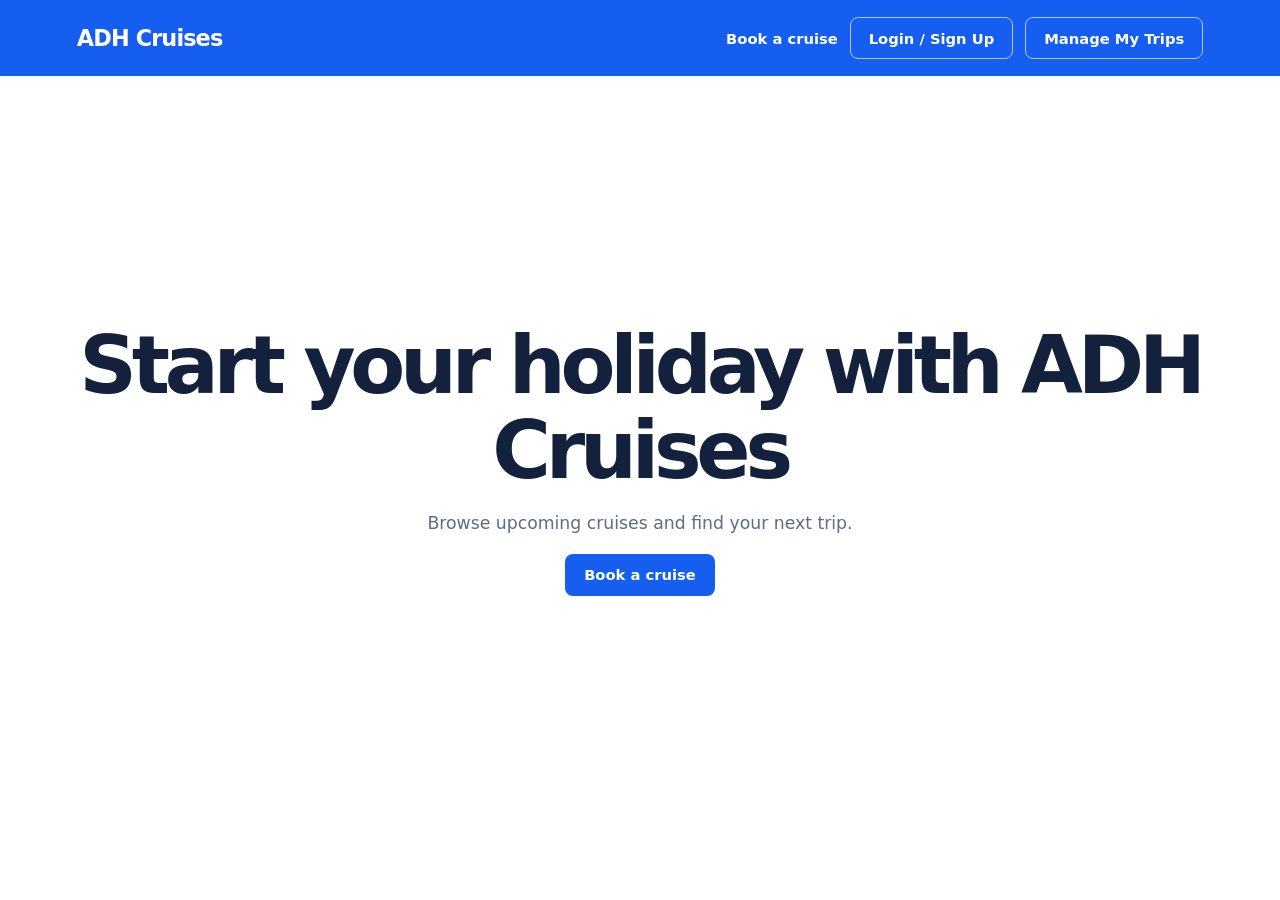
<file: app/static/index.html>
<!doctype html>
<html lang="en">
  <head>
    <meta charset="utf-8" />
    <meta name="viewport" content="width=device-width, initial-scale=1" />
    <meta name="theme-color" content="#155eef" />
    <title>ADH Cruises | Plan your next cruise</title>
    <link rel="stylesheet" href="../static/styles.css?v=3" />
  </head>
  <body>
    <header class="site-header">
      <a class="brand" href="/" aria-label="ADH Cruises home">ADH Cruises</a>
      <nav class="navigation" aria-label="Main navigation">
        <a class="nav-link" href="/book-cruise">Book a cruise</a>
        <button class="button button-outline" type="button">Login / Sign Up</button>
        <button class="button button-light" type="button">Manage My Trips</button>
      </nav>
    </header>

    <main class="homepage">
      <h1>Start your holiday with ADH Cruises</h1>
      <p class="page-description">Browse upcoming cruises and find your next trip.</p>
      <p><a class="button button-primary" href="/book-cruise">Book a cruise</a></p>
    </main>
  </body>
</html>
</file>
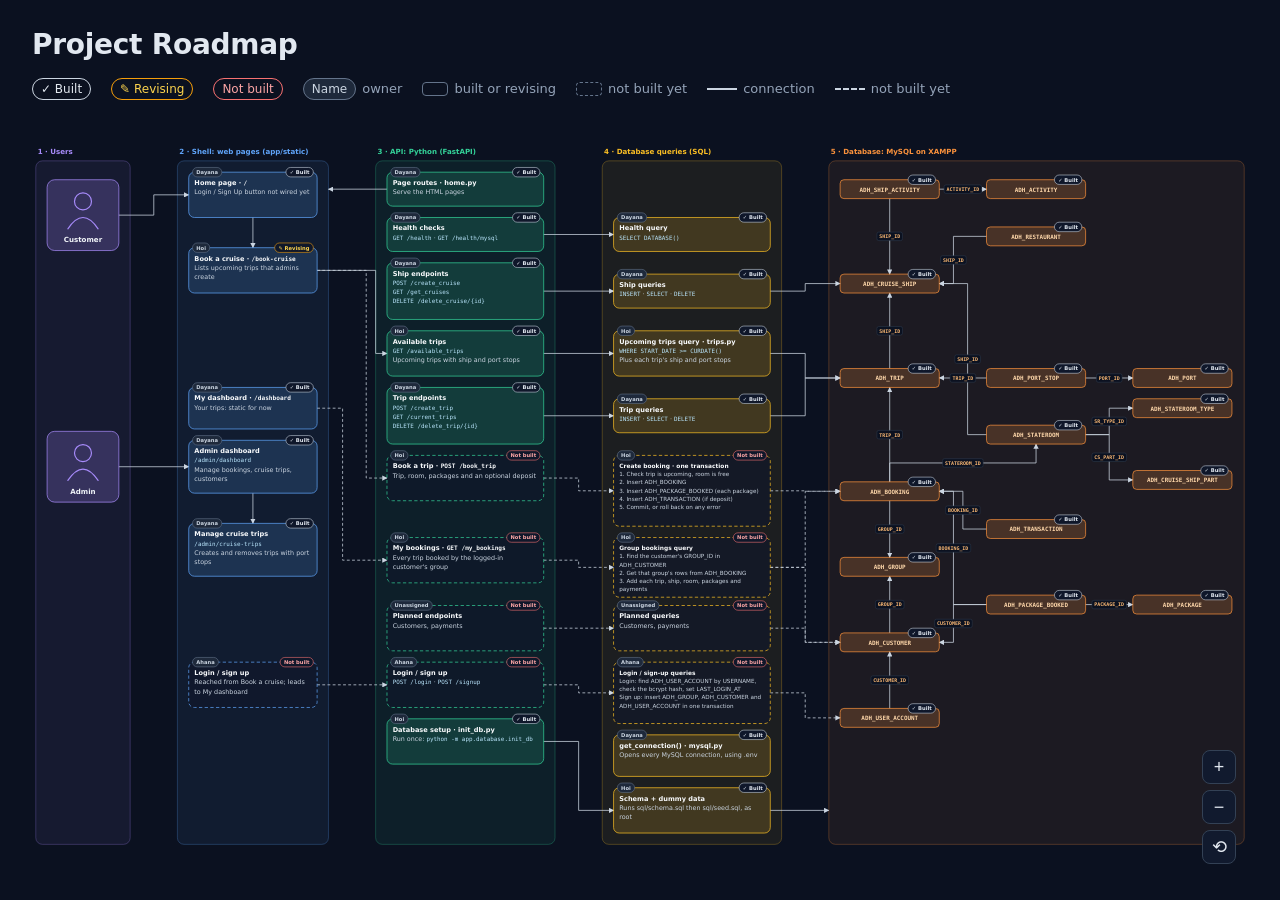
<file: docs/project_Roadmap.html>
<!doctype html>
<html lang="en">
<head>
<meta charset="utf-8" />
<meta name="viewport" content="width=device-width, initial-scale=1" />
<title>Project Roadmap</title>
<!--
  Project roadmap for the CSGY6083 project.

  Open this file in a browser (double-click it). No server or internet needed.

  TO UPDATE THE CHART, edit only the DATA section in the <script> below:
    * NODES: one entry per box. Change `status` ("built", "revising" or
      "notbuilt") or `owner` as work progresses. To add a box, copy a similar
      entry, give it a new `id`, and pick a `y` (top edge, in pixels) that
      doesn't overlap its neighbours in the same column.
    * EDGES: one entry per arrow, from one box `id` to another. Arrows touching
      a "notbuilt" box are drawn dashed automatically. `label` is optional.
  Everything else (drawing, colours, tags, the key) is handled for you.
-->
<style>
  :root {
    --bg: #0b1120;
    --panel: #111a2e;
    --text: #e2e8f0;
    --muted: #94a3b8;
    --line: #cbd5e1;
  }
  * { box-sizing: border-box; }
  html, body { height: 100%; }
  body {
    display: flex;
    flex-direction: column;
    margin: 0;
    background: var(--bg);
    color: var(--text);
    font: 14px/1.5 system-ui, -apple-system, "Segoe UI", Roboto, sans-serif;
  }
  header { padding: 24px 32px 12px; }
  h1 { margin: 0; font-size: 28px; letter-spacing: -0.01em; }
  .legend {
    display: flex;
    flex-wrap: wrap;
    gap: 8px 20px;
    padding: 0 32px 12px;
    color: var(--muted);
    font-size: 13px;
  }
  .legend span { display: inline-flex; align-items: center; gap: 6px; }
  .pill {
    display: inline-block;
    padding: 0 8px;
    border-radius: 999px;
    border: 1px solid;
    font-size: 12px;
    line-height: 20px;
  }
  .swatch { width: 26px; height: 14px; border-radius: 4px; border: 1.5px solid #64748b; }
  .swatch.notbuilt { border-style: dashed; }
  .line { width: 30px; height: 0; border-top: 2px solid var(--line); }
  .line.dashed { border-top-style: dashed; }
  #stage {
    position: relative;
    flex: 1;
    min-height: 0;
    margin: 4px 32px 24px;
    overflow: hidden;
    cursor: grab;
    touch-action: none;
    user-select: none;
  }
  #stage.panning { cursor: grabbing; }
  #chart { display: block; width: 100%; height: 100%; }
  .zoom {
    position: absolute;
    right: 12px;
    bottom: 12px;
    display: flex;
    flex-direction: column;
    gap: 6px;
  }
  .zoom button {
    width: 34px;
    height: 34px;
    border: 1px solid #334155;
    border-radius: 8px;
    background: var(--panel);
    color: var(--text);
    font-size: 18px;
    line-height: 1;
    cursor: pointer;
  }
  .zoom button:hover { background: #1e293b; }
  .node, .edge { transition: opacity 0.15s; }
  svg.dimmed .node:not(.hot), svg.dimmed .edge:not(.hot) { opacity: 0.18; }
</style>
</head>
<body>
<header>
  <h1>Project Roadmap</h1>
</header>
<div class="legend" id="legend"></div>
<div id="stage">
  <svg id="chart" xmlns="http://www.w3.org/2000/svg"></svg>
  <div class="zoom">
    <button type="button" id="zoom-in" title="Zoom in (+)">+</button>
    <button type="button" id="zoom-out" title="Zoom out (-)">&minus;</button>
    <button type="button" id="zoom-reset" title="Show the whole chart (0)">&#x27F2;</button>
  </div>
</div>

<script>
// =============================================================================
// DATA: edit this section to update the chart
// =============================================================================

// Columns, left to right. `x` and `w` are in pixels.
const COLUMNS = [
  { id: "users",   title: "1 · Users",                         x: 0,    w: 200, color: "#a78bfa" },
  { id: "shell",   title: "2 · Shell: web pages (app/static)", x: 300,  w: 320, color: "#60a5fa" },
  { id: "api",     title: "3 · API: Python (FastAPI)",         x: 720,  w: 380, color: "#34d399" },
  { id: "queries", title: "4 · Database queries (SQL)",        x: 1200, w: 380, color: "#fbbf24" },
  // The database column has three lanes of tables; `lane` picks one.
  { id: "db",      title: "5 · Database: MySQL on XAMPP",      x: 1680, w: 880, color: "#fb923c",
    lanes: [1704, 2014, 2324], laneW: 210 },
];

// Boxes. status: "built" | "revising" | "notbuilt". owner: a name, or "" for none.
// `title` is the bold first line; `lines` are the rest (`backticks` = code).
// `h` is the box height; it grows automatically if the text needs more room.
// `small: true` uses a smaller font for wordier boxes.
const NODES = [
  // ---- Users ----
  { id: "customer", col: "users", y: 40,  h: 150, kind: "person", title: "Customer" },
  { id: "admin",    col: "users", y: 573, h: 150, kind: "person", title: "Admin" },

  // ---- Shell ----
  { id: "home", col: "shell", y: 24, h: 96, status: "built", owner: "Dayana",
    title: "Home page · `/`", lines: ["Login / Sign Up button not wired yet"] },
  { id: "bookCruise", col: "shell", y: 184, h: 96, status: "revising", owner: "Hoi",
    title: "Book a cruise · `/book-cruise`", lines: ["Lists upcoming trips that admins create"] },
  { id: "myDashboard", col: "shell", y: 480, h: 88, status: "built", owner: "Dayana",
    title: "My dashboard · `/dashboard`", lines: ["Your trips: static for now"] },
  { id: "adminDashboard", col: "shell", y: 592, h: 112, status: "built", owner: "Dayana",
    title: "Admin dashboard", lines: ["`/admin/dashboard`", "Manage bookings, cruise trips, customers"] },
  { id: "manageTrips", col: "shell", y: 768, h: 112, status: "built", owner: "Dayana",
    title: "Manage cruise trips", lines: ["`/admin/cruise-trips`", "Creates and removes trips with port stops"] },
  { id: "login", col: "shell", y: 1062, h: 96, status: "notbuilt", owner: "Ahana",
    title: "Login / sign up", lines: ["Reached from Book a cruise; leads to My dashboard"] },

  // ---- API ----
  { id: "pageRoutes", col: "api", y: 24, h: 72, status: "built", owner: "Dayana",
    title: "Page routes · home.py", lines: ["Serve the HTML pages"] },
  { id: "healthApi", col: "api", y: 120, h: 72, status: "built", owner: "Dayana",
    title: "Health checks", lines: ["`GET /health` · `GET /health/mysql`"] },
  { id: "shipApi", col: "api", y: 216, h: 120, status: "built", owner: "Dayana",
    title: "Ship endpoints", lines: ["`POST /create_cruise`", "`GET /get_cruises`", "`DELETE /delete_cruise/{id}`"] },
  { id: "availableApi", col: "api", y: 360, h: 96, status: "built", owner: "Hoi",
    title: "Available trips", lines: ["`GET /available_trips`", "Upcoming trips with ship and port stops"] },
  { id: "tripApi", col: "api", y: 480, h: 120, status: "built", owner: "Dayana",
    title: "Trip endpoints", lines: ["`POST /create_trip`", "`GET /current_trips`", "`DELETE /delete_trip/{id}`"] },
  { id: "bookTripApi", col: "api", y: 624, h: 96, status: "notbuilt", owner: "Hoi",
    title: "Book a trip · `POST /book_trip`", lines: ["Trip, room, packages and an optional deposit"] },
  { id: "myBookingsApi", col: "api", y: 798, h: 96, status: "notbuilt", owner: "Hoi",
    title: "My bookings · `GET /my_bookings`", lines: ["Every trip booked by the logged-in customer's group"] },
  { id: "plannedApi", col: "api", y: 942, h: 96, status: "notbuilt", owner: "Unassigned",
    title: "Planned endpoints", lines: ["Customers, payments"] },
  { id: "loginApi", col: "api", y: 1062, h: 96, status: "notbuilt", owner: "Ahana",
    title: "Login / sign up", lines: ["`POST /login` · `POST /signup`"] },
  { id: "setupApi", col: "api", y: 1182, h: 96, status: "built", owner: "Hoi",
    title: "Database setup · init_db.py", lines: ["Run once: `python -m app.database.init_db`"] },

  // ---- Database queries ----
  { id: "healthQuery", col: "queries", y: 120, h: 72, status: "built", owner: "Dayana",
    title: "Health query", lines: ["`SELECT DATABASE()`"] },
  { id: "shipQueries", col: "queries", y: 240, h: 72, status: "built", owner: "Dayana",
    title: "Ship queries", lines: ["`INSERT` · `SELECT` · `DELETE`"] },
  { id: "upcomingQuery", col: "queries", y: 360, h: 96, status: "built", owner: "Hoi",
    title: "Upcoming trips query · trips.py", lines: ["`WHERE START_DATE >= CURDATE()`", "Plus each trip's ship and port stops"] },
  { id: "tripQueries", col: "queries", y: 504, h: 72, status: "built", owner: "Dayana",
    title: "Trip queries", lines: ["`INSERT` · `SELECT` · `DELETE`"] },
  { id: "createBooking", col: "queries", y: 624, h: 150, status: "notbuilt", owner: "Hoi", small: true,
    title: "Create booking · one transaction", lines: [
      "1. Check trip is upcoming, room is free",
      "2. Insert ADH_BOOKING",
      "3. Insert ADH_PACKAGE_BOOKED (each package)",
      "4. Insert ADH_TRANSACTION (if deposit)",
      "5. Commit, or roll back on any error"] },
  { id: "groupBookings", col: "queries", y: 798, h: 120, status: "notbuilt", owner: "Hoi", small: true,
    title: "Group bookings query", lines: [
      "1. Find the customer's GROUP_ID in ADH_CUSTOMER",
      "2. Get that group's rows from ADH_BOOKING",
      "3. Add each trip, ship, room, packages and payments"] },
  { id: "plannedQueries", col: "queries", y: 942, h: 96, status: "notbuilt", owner: "Unassigned",
    title: "Planned queries", lines: ["Customers, payments"] },
  { id: "loginQueries", col: "queries", y: 1062, h: 130, status: "notbuilt", owner: "Ahana", small: true,
    title: "Login / sign-up queries", lines: [
      "Login: find ADH_USER_ACCOUNT by USERNAME, check the bcrypt hash, set LAST_LOGIN_AT",
      "Sign up: insert ADH_GROUP, ADH_CUSTOMER and ADH_USER_ACCOUNT in one transaction"] },
  { id: "getConnection", col: "queries", y: 1216, h: 88, status: "built", owner: "Dayana",
    title: "get_connection() · mysql.py", lines: ["Opens every MySQL connection, using .env"] },
  { id: "schemaSeed", col: "queries", y: 1328, h: 96, status: "built", owner: "Hoi",
    title: "Schema + dummy data", lines: ["Runs sql/schema.sql then sql/seed.sql, as root"] },

  // ---- Database tables (lane 0 = left, 1 = middle, 2 = right) ----
  { id: "ADH_SHIP_ACTIVITY",    col: "db", lane: 0, y: 40,   kind: "table", status: "built" },
  { id: "ADH_CRUISE_SHIP",      col: "db", lane: 0, y: 240,  kind: "table", status: "built" },
  { id: "ADH_TRIP",             col: "db", lane: 0, y: 440,  kind: "table", status: "built" },
  { id: "ADH_BOOKING",          col: "db", lane: 0, y: 680,  kind: "table", status: "built" },
  { id: "ADH_GROUP",            col: "db", lane: 0, y: 840,  kind: "table", status: "built" },
  { id: "ADH_CUSTOMER",         col: "db", lane: 0, y: 1000, kind: "table", status: "built" },
  { id: "ADH_USER_ACCOUNT",     col: "db", lane: 0, y: 1160, kind: "table", status: "built" },
  { id: "ADH_ACTIVITY",         col: "db", lane: 1, y: 40,   kind: "table", status: "built" },
  { id: "ADH_RESTAURANT",       col: "db", lane: 1, y: 140,  kind: "table", status: "built" },
  { id: "ADH_PORT_STOP",        col: "db", lane: 1, y: 440,  kind: "table", status: "built" },
  { id: "ADH_STATEROOM",        col: "db", lane: 1, y: 560,  kind: "table", status: "built" },
  { id: "ADH_TRANSACTION",      col: "db", lane: 1, y: 760,  kind: "table", status: "built" },
  { id: "ADH_PACKAGE_BOOKED",   col: "db", lane: 1, y: 920,  kind: "table", status: "built" },
  { id: "ADH_PORT",             col: "db", lane: 2, y: 440,  kind: "table", status: "built" },
  { id: "ADH_STATEROOM_TYPE",   col: "db", lane: 2, y: 504,  kind: "table", status: "built" },
  { id: "ADH_CRUISE_SHIP_PART", col: "db", lane: 2, y: 656,  kind: "table", status: "built" },
  { id: "ADH_PACKAGE",          col: "db", lane: 2, y: 920,  kind: "table", status: "built" },
];

// Arrows. `to` is a box id, or [x, y] for a free end.
// Optional routing: fromSide/toSide ("left" | "right" | "top" | "bottom"),
// midX (x of the vertical leg) or midY (y of the horizontal leg).
// `dashed` is automatic (a "notbuilt" end) unless you set it.
const EDGES = [
  // Users -> pages
  { from: "customer", to: "home" },
  { from: "admin", to: "adminDashboard" },
  // Between pages
  { from: "home", to: "bookCruise", fromSide: "bottom", toSide: "top" },
  { from: "adminDashboard", to: "manageTrips", fromSide: "bottom", toSide: "top" },
  // Pages <-> API
  { from: "pageRoutes", to: [620, 60], fromSide: "left" },
  { from: "bookCruise", to: "availableApi", midX: 720 },
  { from: "bookCruise", to: "bookTripApi", midX: 700 },
  { from: "myDashboard", to: "myBookingsApi", midX: 650 },
  { from: "login", to: "loginApi" },
  // API -> queries
  { from: "healthApi", to: "healthQuery" },
  { from: "shipApi", to: "shipQueries" },
  { from: "availableApi", to: "upcomingQuery" },
  { from: "tripApi", to: "tripQueries" },
  { from: "bookTripApi", to: "createBooking" },
  { from: "myBookingsApi", to: "groupBookings" },
  { from: "plannedApi", to: "plannedQueries" },
  { from: "loginApi", to: "loginQueries" },
  { from: "setupApi", to: "schemaSeed" },
  // Queries -> the table each one starts from
  { from: "shipQueries", to: "ADH_CRUISE_SHIP" },
  { from: "upcomingQuery", to: "ADH_TRIP" },
  { from: "tripQueries", to: "ADH_TRIP" },
  { from: "createBooking", to: "ADH_BOOKING" },
  { from: "groupBookings", to: "ADH_BOOKING" },
  { from: "groupBookings", to: "ADH_CUSTOMER" },
  { from: "plannedQueries", to: "ADH_CUSTOMER" },
  { from: "loginQueries", to: "ADH_USER_ACCOUNT" },
  { from: "schemaSeed", to: [1680, 1376], fromSide: "right" },
  // Foreign keys: from the table holding the key to the table it refers to
  { from: "ADH_SHIP_ACTIVITY", to: "ADH_CRUISE_SHIP", label: "SHIP_ID", fromSide: "bottom", toSide: "top" },
  { from: "ADH_SHIP_ACTIVITY", to: "ADH_ACTIVITY", label: "ACTIVITY_ID" },
  { from: "ADH_RESTAURANT", to: "ADH_CRUISE_SHIP", label: "SHIP_ID", midX: 1944 },
  { from: "ADH_STATEROOM", to: "ADH_CRUISE_SHIP", label: "SHIP_ID", midX: 1974 },
  { from: "ADH_STATEROOM", to: "ADH_STATEROOM_TYPE", label: "SR_TYPE_ID" },
  { from: "ADH_STATEROOM", to: "ADH_CRUISE_SHIP_PART", label: "CS_PART_ID" },
  { from: "ADH_TRIP", to: "ADH_CRUISE_SHIP", label: "SHIP_ID", fromSide: "top", toSide: "bottom" },
  { from: "ADH_PORT_STOP", to: "ADH_TRIP", label: "TRIP_ID" },
  { from: "ADH_PORT_STOP", to: "ADH_PORT", label: "PORT_ID" },
  { from: "ADH_BOOKING", to: "ADH_TRIP", label: "TRIP_ID", fromSide: "top", toSide: "bottom" },
  { from: "ADH_BOOKING", to: "ADH_STATEROOM", label: "STATEROOM_ID", fromSide: "top", toSide: "bottom", midY: 640 },
  { from: "ADH_BOOKING", to: "ADH_GROUP", label: "GROUP_ID", fromSide: "bottom", toSide: "top" },
  { from: "ADH_CUSTOMER", to: "ADH_GROUP", label: "GROUP_ID", fromSide: "top", toSide: "bottom" },
  { from: "ADH_USER_ACCOUNT", to: "ADH_CUSTOMER", label: "CUSTOMER_ID", fromSide: "top", toSide: "bottom" },
  { from: "ADH_PACKAGE_BOOKED", to: "ADH_BOOKING", label: "BOOKING_ID", midX: 1944 },
  { from: "ADH_PACKAGE_BOOKED", to: "ADH_CUSTOMER", label: "CUSTOMER_ID", midX: 1944 },
  { from: "ADH_PACKAGE_BOOKED", to: "ADH_PACKAGE", label: "PACKAGE_ID" },
  { from: "ADH_TRANSACTION", to: "ADH_BOOKING", label: "BOOKING_ID", midX: 1964 },
];

// =============================================================================
// DRAWING: no need to edit below this line
// =============================================================================

const STATUS = {
  built:    { label: "✓ Built",   stroke: "#cbd5e1", text: "#e2e8f0" },
  revising: { label: "✎ Revising", stroke: "#f59e0b", text: "#fcd34d" },
  notbuilt: { label: "Not built", stroke: "#f87171", text: "#fca5a5" },
};
const OWNER_STYLE = { stroke: "#64748b", fill: "#1e293b", text: "#cbd5e1" };
const FONT = 'system-ui, -apple-system, "Segoe UI", Roboto, sans-serif';
const MONO = 'ui-monospace, SFMono-Regular, Menlo, Consolas, monospace';
const SVG_NS = "http://www.w3.org/2000/svg";

const svg = document.getElementById("chart");
const measureCtx = document.createElement("canvas").getContext("2d");

function el(name, attrs = {}, parent = svg) {
  const node = document.createElementNS(SVG_NS, name);
  for (const [key, value] of Object.entries(attrs)) node.setAttribute(key, value);
  parent.appendChild(node);
  return node;
}

function alpha(hex, a) {
  const n = parseInt(hex.slice(1), 16);
  return `rgba(${n >> 16}, ${(n >> 8) & 255}, ${n & 255}, ${a})`;
}

// Split "text with `code`" into [{text, code}] runs.
function runs(text) {
  return text.split("`").map((part, i) => ({ text: part, code: i % 2 === 1 })).filter((r) => r.text);
}

function runWidth(run, size, bold) {
  measureCtx.font = `${bold ? 700 : 400} ${run.code ? size - 1 : size}px ${run.code ? MONO : FONT}`;
  return measureCtx.measureText(run.text).width;
}

// Word-wrap a line of runs to maxWidth; returns an array of lines (arrays of runs).
function wrap(text, size, bold, maxWidth) {
  const words = [];
  for (const run of runs(text)) {
    for (const word of run.text.split(/(\s+)/)) if (word) words.push({ text: word, code: run.code });
  }
  const lines = [[]];
  let width = 0;
  for (const word of words) {
    const w = runWidth(word, size, bold);
    if (width + w > maxWidth && width > 0 && word.text.trim()) {
      lines.push([]);
      width = 0;
    }
    if (!(width === 0 && !word.text.trim())) {
      lines[lines.length - 1].push(word);
      width += w;
    }
  }
  return lines;
}

function drawRuns(parent, lineRuns, x, y, size, bold, color, anchor = "start") {
  const text = el("text", { x, y, "font-size": size, fill: color, "text-anchor": anchor,
    "font-family": FONT, "font-weight": bold ? 700 : 400 }, parent);
  for (const run of lineRuns) {
    const span = el("tspan", {}, text);
    if (run.code) {
      span.setAttribute("font-family", MONO);
      span.setAttribute("font-size", size - 1);
      span.setAttribute("fill", bold ? color : "#bae6fd");
    }
    span.textContent = run.text;
  }
  return text;
}

function pill(parent, x, y, label, style) {
  measureCtx.font = `600 11px ${FONT}`;
  const w = measureCtx.measureText(label).width + 16;
  el("rect", { x, y, width: w, height: 20, rx: 10, fill: style.fill || "#0f172a",
    stroke: style.stroke, "stroke-width": 1.2 }, parent);
  el("text", { x: x + w / 2, y: y + 14, "font-size": 11, "font-weight": 600, fill: style.text,
    "text-anchor": "middle", "font-family": FONT }, parent).textContent = label;
  return w;
}

const columnById = Object.fromEntries(COLUMNS.map((c) => [c.id, c]));
const boxes = {};

function layout(node) {
  const col = columnById[node.col];
  if (node.kind === "table") {
    return { x: col.lanes[node.lane], y: node.y, w: col.laneW, h: node.h || 40 };
  }
  const pad = node.kind === "person" ? 24 : 24;
  const x = col.x + pad;
  const w = col.w - pad * 2;
  return { x, y: node.y, w, h: node.h || 72 };
}

function draw() {
  svg.replaceChildren();
  const defs = el("defs");
  for (const [id, color] of [["arrow", "#cbd5e1"], ["arrow-hot", "#ffffff"]]) {
    const marker = el("marker", { id, viewBox: "0 0 10 10", refX: 9, refY: 5, markerWidth: 7,
      markerHeight: 7, orient: "auto-start-reverse" }, defs);
    el("path", { d: "M0,0 L10,5 L0,10 z", fill: color }, marker);
  }

  // Box sizes (grow to fit their text).
  for (const node of NODES) {
    const box = layout(node);
    if (node.kind !== "table" && node.kind !== "person") {
      const size = node.small ? 12 : 13.5;
      const lineH = size * 1.45;
      let count = wrap(node.title, size + 0.5, true, box.w - 24).length;
      for (const line of node.lines || []) count += wrap(line, size, false, box.w - 24).length;
      box.h = Math.max(box.h, 22 + count * lineH);
    }
    boxes[node.id] = { ...box, node };
  }

  const height = Math.max(...Object.values(boxes).map((b) => b.y + b.h)) + 40;
  const width = Math.max(...COLUMNS.map((c) => c.x + c.w)) + 8;
  const top = -44;
  svg.setAttribute("viewBox", `-8 ${top} ${width + 8} ${height - top}`);
  svg.setAttribute("width", width + 8);
  svg.setAttribute("height", height - top);

  // Columns.
  for (const col of COLUMNS) {
    el("rect", { x: col.x, y: 0, width: col.w, height: height - 16, rx: 14,
      fill: alpha(col.color, 0.07), stroke: alpha(col.color, 0.45), "stroke-width": 1.2 });
    el("text", { x: col.x + 4, y: -14, "font-size": 15, "font-weight": 700, fill: col.color,
      "font-family": FONT }).textContent = col.title;
    if (col.note) {
      const g = el("g");
      wrap(col.note, 12, false, col.w - 48).forEach((line, i) =>
        drawRuns(g, line, col.x + 24, 34 + i * 17, 12, false, "#94a3b8"));
    }
  }

  // Edges (under the boxes).
  const edgeLayer = el("g");
  for (const edge of EDGES) drawEdge(edgeLayer, edge);

  // Boxes.
  for (const node of NODES) drawNode(node);

  // Hover highlighting.
  for (const g of svg.querySelectorAll(".node")) {
    g.addEventListener("mouseenter", () => highlight(g.dataset.id));
    g.addEventListener("mouseleave", () => highlight(null));
  }
}

function anchor(box, side) {
  switch (side) {
    case "left": return { x: box.x, y: box.y + box.h / 2 };
    case "right": return { x: box.x + box.w, y: box.y + box.h / 2 };
    case "top": return { x: box.x + box.w / 2, y: box.y };
    default: return { x: box.x + box.w / 2, y: box.y + box.h };
  }
}

function defaultSides(a, b) {
  if (b.x >= a.x + a.w) return ["right", "left"];
  if (b.x + b.w <= a.x) return ["left", "right"];
  return b.y > a.y ? ["bottom", "top"] : ["top", "bottom"];
}

function route(edge) {
  const a = boxes[edge.from];
  if (Array.isArray(edge.to)) {
    const p0 = anchor(a, edge.fromSide || "right");
    return [p0, { x: edge.to[0], y: edge.to[1] }];
  }
  const b = boxes[edge.to];
  const [defFrom, defTo] = defaultSides(a, b);
  const fromSide = edge.fromSide || defFrom;
  const toSide = edge.toSide || defTo;
  const p0 = anchor(a, fromSide);
  const p3 = anchor(b, toSide);
  const horizontal = (s) => s === "left" || s === "right";
  if (horizontal(fromSide) && horizontal(toSide)) {
    if (Math.abs(p0.y - p3.y) < 1) return [p0, p3];
    const mx = edge.midX ?? (p0.x + p3.x) / 2;
    return [p0, { x: mx, y: p0.y }, { x: mx, y: p3.y }, p3];
  }
  if (!horizontal(fromSide) && !horizontal(toSide)) {
    if (Math.abs(p0.x - p3.x) < 1) return [p0, p3];
    const my = edge.midY ?? (p0.y + p3.y) / 2;
    return [p0, { x: p0.x, y: my }, { x: p3.x, y: my }, p3];
  }
  if (horizontal(fromSide)) return [p0, { x: p3.x, y: p0.y }, p3];
  return [p0, { x: p0.x, y: p3.y }, p3];
}

function drawEdge(layer, edge) {
  const points = route(edge);
  const ends = [edge.from, Array.isArray(edge.to) ? null : edge.to];
  const dashed = edge.dashed ?? ends.some((id) => id && boxes[id].node.status === "notbuilt");
  const g = el("g", { class: "edge" }, layer);
  g.dataset.ends = ends.filter(Boolean).join(" ");
  const d = points.map((p, i) => `${i ? "L" : "M"}${p.x},${p.y}`).join(" ");
  el("path", { d, fill: "none", stroke: "#cbd5e1", "stroke-width": 1.6,
    "stroke-dasharray": dashed ? "6 5" : "none", "marker-end": "url(#arrow)" }, g);
  if (edge.label) {
    // Put the label on the longest segment.
    let best = 0, at = { x: 0, y: 0 };
    for (let i = 1; i < points.length; i++) {
      const len = Math.hypot(points[i].x - points[i - 1].x, points[i].y - points[i - 1].y);
      if (len > best) {
        best = len;
        at = { x: (points[i].x + points[i - 1].x) / 2, y: (points[i].y + points[i - 1].y) / 2 };
      }
    }
    measureCtx.font = `600 10.5px ${MONO}`;
    const w = measureCtx.measureText(edge.label).width + 10;
    el("rect", { x: at.x - w / 2, y: at.y - 9, width: w, height: 18, rx: 4, fill: "#0b1120",
      stroke: "#334155" }, g);
    el("text", { x: at.x, y: at.y + 4, "font-size": 10.5, "font-weight": 600, fill: "#fdba74",
      "text-anchor": "middle", "font-family": MONO }, g).textContent = edge.label;
  }
}

function drawNode(node) {
  const box = boxes[node.id];
  const col = columnById[node.col];
  const status = STATUS[node.status];
  const g = el("g", { class: "node" });
  g.dataset.id = node.id;
  g.style.cursor = "default";

  if (node.kind === "person") {
    el("rect", { x: box.x, y: box.y, width: box.w, height: box.h, rx: 16,
      fill: alpha(col.color, 0.22), stroke: col.color, "stroke-width": 1.5 }, g);
    const cx = box.x + box.w / 2;
    el("circle", { cx, cy: box.y + 46, r: 18, fill: "none", stroke: col.color, "stroke-width": 2.5 }, g);
    el("path", { d: `M${cx - 32},${box.y + 104} q32,-48 64,0`, fill: "none", stroke: col.color,
      "stroke-width": 2.5, "stroke-linecap": "round" }, g);
    el("text", { x: cx, y: box.y + 132, "font-size": 15, "font-weight": 700, fill: "#f1f5f9",
      "text-anchor": "middle", "font-family": FONT }, g).textContent = node.title;
    return;
  }

  const notBuilt = node.status === "notbuilt";
  el("rect", { x: box.x, y: box.y, width: box.w, height: box.h, rx: node.kind === "table" ? 8 : 12,
    fill: notBuilt ? "rgba(15, 23, 42, 0.6)" : alpha(col.color, node.kind === "table" ? 0.2 : 0.16),
    stroke: col.color, "stroke-width": 1.5, "stroke-dasharray": notBuilt ? "7 5" : "none" }, g);

  if (node.kind === "table") {
    measureCtx.font = `600 12.5px ${MONO}`;
    el("text", { x: box.x + box.w / 2, y: box.y + 25, "font-size": 12.5, "font-weight": 600,
      fill: "#fed7aa", "text-anchor": "middle", "font-family": MONO }, g).textContent = node.id;
  } else {
    const size = node.small ? 12 : 13.5;
    const lineH = size * 1.45;
    let y = box.y + 22 + size * 0.4;
    for (const line of wrap(node.title, size + 0.5, true, box.w - 24)) {
      drawRuns(g, line, box.x + 12, y, size + 0.5, true, "#f8fafc");
      y += lineH;
    }
    for (const text of node.lines || []) {
      for (const line of wrap(text, size, false, box.w - 24)) {
        drawRuns(g, line, box.x + 12, y, size, false, "#cbd5e1");
        y += lineH;
      }
    }
  }

  // Tags straddling the top edge: owner on the left, status on the right.
  if (node.owner) pill(g, box.x + 8, box.y - 10, node.owner, OWNER_STYLE);
  if (status) {
    measureCtx.font = `600 11px ${FONT}`;
    const w = measureCtx.measureText(status.label).width + 16;
    pill(g, box.x + box.w - w - 8, box.y - 10, status.label, status);
  }
}

function highlight(id) {
  svg.classList.toggle("dimmed", Boolean(id));
  for (const g of svg.querySelectorAll(".node, .edge")) g.classList.remove("hot");
  if (!id) return;
  for (const g of svg.querySelectorAll(".edge")) {
    const ends = g.dataset.ends.split(" ");
    if (ends.includes(id)) {
      g.classList.add("hot");
      for (const end of ends) svg.querySelector(`.node[data-id="${end}"]`)?.classList.add("hot");
    }
  }
  svg.querySelector(`.node[data-id="${id}"]`)?.classList.add("hot");
}

function drawLegend() {
  const legend = document.getElementById("legend");
  const items = Object.values(STATUS).map((s) =>
    `<span><span class="pill" style="color:${s.text};border-color:${s.stroke}">${s.label}</span></span>`);
  items.push(`<span><span class="pill" style="color:${OWNER_STYLE.text};border-color:${OWNER_STYLE.stroke};background:${OWNER_STYLE.fill}">Name</span> owner</span>`);
  items.push(`<span><span class="swatch"></span> built or revising</span>`);
  items.push(`<span><span class="swatch notbuilt"></span> not built yet</span>`);
  items.push(`<span><span class="line"></span> connection</span>`);
  items.push(`<span><span class="line dashed"></span> not built yet</span>`);
  legend.innerHTML = items.join("");
}

// Zoom and pan: scroll to zoom toward the pointer, drag to move around,
// or use the buttons (keys + - 0). Works by changing the SVG's viewBox.
function setupZoom() {
  const stage = document.getElementById("stage");
  const svg = document.getElementById("chart");
  const home = svg.getAttribute("viewBox").split(" ").map(Number);
  let view = [...home];
  const MIN = 1, MAX = 8; // zoom limits, relative to the whole chart

  const apply = () => svg.setAttribute("viewBox", view.join(" "));
  const toChart = (clientX, clientY) => {
    const pt = new DOMPoint(clientX, clientY).matrixTransform(svg.getScreenCTM().inverse());
    return [pt.x, pt.y];
  };

  function zoom(factor, clientX, clientY) {
    const zoomNow = home[2] / view[2];
    const zoomNext = Math.min(MAX, Math.max(MIN, zoomNow * factor));
    if (zoomNext === zoomNow) return;
    const f = zoomNext / zoomNow;
    if (clientX === undefined) {
      const r = stage.getBoundingClientRect();
      clientX = r.left + r.width / 2;
      clientY = r.top + r.height / 2;
    }
    const [px, py] = toChart(clientX, clientY);
    view = [px - (px - view[0]) / f, py - (py - view[1]) / f, view[2] / f, view[3] / f];
    if (zoomNext === MIN) view = [...home];
    apply();
  }

  stage.addEventListener("wheel", (e) => {
    e.preventDefault();
    zoom(Math.exp(-e.deltaY * 0.0015), e.clientX, e.clientY);
  }, { passive: false });

  let drag = null;
  stage.addEventListener("pointerdown", (e) => {
    if (e.button !== 0 || e.target.closest(".zoom")) return;
    e.preventDefault();
    drag = { x: e.clientX, y: e.clientY, view: [...view], scale: svg.getScreenCTM().a };
    stage.setPointerCapture(e.pointerId);
    stage.classList.add("panning");
  });
  stage.addEventListener("pointermove", (e) => {
    if (!drag) return;
    view = [drag.view[0] - (e.clientX - drag.x) / drag.scale,
            drag.view[1] - (e.clientY - drag.y) / drag.scale, view[2], view[3]];
    apply();
  });
  const endDrag = () => { drag = null; stage.classList.remove("panning"); };
  stage.addEventListener("pointerup", endDrag);
  stage.addEventListener("pointercancel", endDrag);

  document.getElementById("zoom-in").onclick = () => zoom(1.4);
  document.getElementById("zoom-out").onclick = () => zoom(1 / 1.4);
  document.getElementById("zoom-reset").onclick = () => { view = [...home]; apply(); };
  document.addEventListener("keydown", (e) => {
    if (e.key === "+" || e.key === "=") zoom(1.4);
    else if (e.key === "-") zoom(1 / 1.4);
    else if (e.key === "0") { view = [...home]; apply(); }
  });
}

draw();
drawLegend();
setupZoom();
</script>
</body>
</html>
</file>
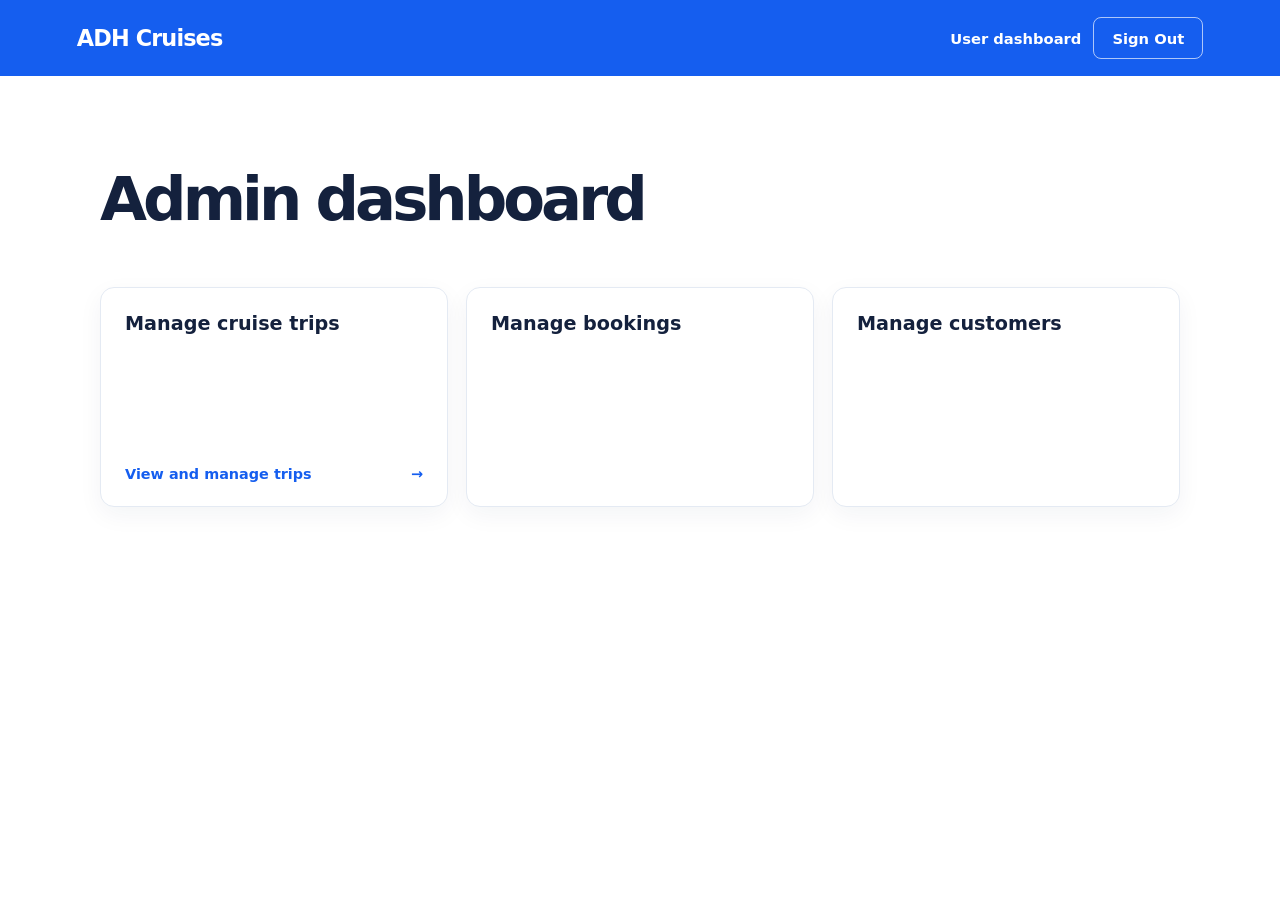
<file: app/static/admin-dashboard.html>
<!doctype html>
<html lang="en">
  <head>
    <meta charset="utf-8" />
    <meta name="viewport" content="width=device-width, initial-scale=1" />
    <meta name="theme-color" content="#155eef" />
    <title>Admin Dashboard | ADH Cruises</title>
    <link rel="stylesheet" href="../static/styles.css?v=2" />
  </head>
  <body>
    <header class="site-header">
      <a class="brand" href="/" aria-label="ADH Cruises home">ADH Cruises</a>
      <nav class="navigation" aria-label="Main navigation">
        <a class="nav-link" href="/dashboard">User dashboard</a>
        <a class="button button-light" href="/">Sign Out</a>
      </nav>
    </header>

    <main class="dashboard">
      <section class="dashboard-heading">
        <br>
        <h1>Admin dashboard</h1>
      </section>

      <section class="dashboard-section">
        <div class="admin-grid">
          <a class="admin-card admin-card-link" href="/admin/cruise-trips">
            <h2>Manage cruise trips</h2>
            <span class="card-action">View and manage trips <span aria-hidden="true">&rarr;</span></span>
          </a>
          <article class="admin-card">
            <h2>Manage bookings</h2>
          </article>
          <article class="admin-card">
            <h2>Manage customers</h2>
          </article>
        </div>
      </section>

    </main>
  </body>
</html>
</file>
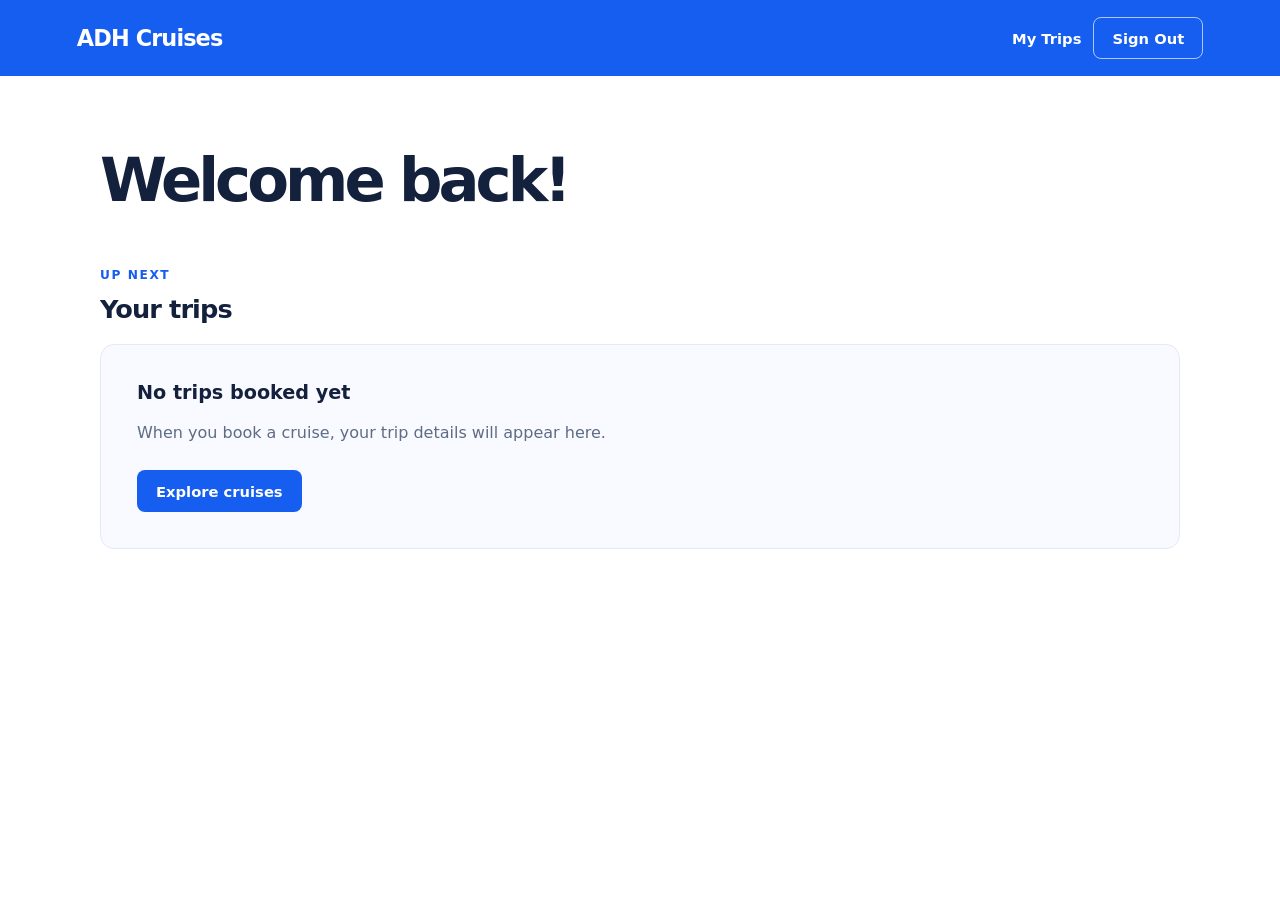
<file: app/static/dashboard.html>
<!doctype html>
<html lang="en">
  <head>
    <meta charset="utf-8" />
    <meta name="viewport" content="width=device-width, initial-scale=1" />
    <meta name="theme-color" content="#155eef" />
    <title>My Dashboard | ADH Cruises</title>
    <link rel="stylesheet" href="../static/styles.css?v=2" />
  </head>
  <body>
    <header class="site-header">
      <a class="brand" href="/" aria-label="ADH Cruises home">ADH Cruises</a>
      <nav class="navigation" aria-label="Main navigation">
        <a class="nav-link" href="#trips">My Trips</a>
        <a class="button button-light" href="/">Sign Out</a>
      </nav>
    </header>

    <main class="dashboard">
      <section class="dashboard-heading">
        <h1>Welcome back!</h1>
      </section>

      <section class="dashboard-section" id="trips">
        <div class="section-heading">
          <div>
            <p class="section-label">UP NEXT</p>
            <h2>Your trips</h2>
          </div>
        </div>
        <article class="empty-state">
          <h3>No trips booked yet</h3>
          <p>When you book a cruise, your trip details will appear here.</p>
          <a class="button button-primary" href="/">Explore cruises</a>
        </article>
      </section>
    </main>
  </body>
</html>
</file>
<file: app/static/styles.css>
:root {
  color-scheme: light;
  font-family: Inter, ui-sans-serif, system-ui, -apple-system, BlinkMacSystemFont,
    "Segoe UI", sans-serif;
  color: #172b4d;
  background: #ffffff;
  font-synthesis: none;
  text-rendering: optimizeLegibility;
}

* {
  box-sizing: border-box;
}

body {
  min-width: 320px;
  min-height: 100vh;
  margin: 0;
  background: #ffffff;
}

.site-header {
  display: flex;
  min-height: 76px;
  align-items: center;
  justify-content: space-between;
  gap: 24px;
  padding: 14px max(6vw, 24px);
  background: #155eef;
}

.brand {
  color: #ffffff;
  font-size: 1.4rem;
  font-weight: 750;
  letter-spacing: -0.04em;
  text-decoration: none;
}

.navigation {
  display: flex;
  align-items: center;
  flex-wrap: wrap;
  justify-content: flex-end;
  gap: 12px;
}

.site-header .navigation a,
.site-header .navigation a:hover {
  color: #ffffff;
  text-decoration: none;
}

.site-header .navigation .button-light {
  border-color: rgb(255 255 255 / 65%);
  background: transparent;
  color: #ffffff;
}

.site-header .navigation .button-light:hover {
  background: rgb(255 255 255 / 12%);
}

.button {
  display: inline-flex;
  align-items: center;
  justify-content: center;
  min-height: 42px;
  padding: 0 18px;
  border: 1px solid transparent;
  border-radius: 8px;
  cursor: pointer;
  font: inherit;
  font-size: 0.92rem;
  font-weight: 650;
  text-decoration: none;
  transition:
    background-color 150ms ease,
    transform 150ms ease;
}

.button:hover {
  transform: translateY(-1px);
}

.button-outline {
  border-color: rgb(255 255 255 / 65%);
  background: transparent;
  color: #ffffff;
}

.button-outline:hover {
  background: rgb(255 255 255 / 12%);
}

.button-light {
  background: #ffffff;
  color: #155eef;
}

/* Disabled buttons, e.g. booking before login exists. */
.button:disabled {
  cursor: not-allowed;
  opacity: 0.55;
}

.button-light:hover {
  background: #edf3ff;
}

.nav-link {
  align-self: center;
  color: #ffffff;
  font-size: 0.92rem;
  font-weight: 650;
  text-decoration: none;
}

.button-primary {
  display: inline-flex;
  align-items: center;
  justify-content: center;
  background: #155eef;
  color: #ffffff;
  text-decoration: none;
}

.button-primary:hover {
  background: #0e4fd1;
}

.homepage {
  display: flex;
  min-height: calc(100vh - 76px);
  flex-direction: column;
  align-items: center;
  justify-content: center;
  padding: 72px 24px 112px;
  text-align: center;
}

.dashboard {
  width: min(100% - 48px, 1080px);
  margin: 0 auto;
  padding: 72px 0 56px;
}

.dashboard-heading {
  margin-bottom: 56px;
}

.dashboard-heading .section-label,
.section-heading .section-label {
  margin: 0 0 12px;
  color: #155eef;
  font-size: 0.76rem;
  font-weight: 750;
  letter-spacing: 0.13em;
}

.dashboard-heading h1 {
  font-size: clamp(2.4rem, 6vw, 3.8rem);
}

.page-description {
  margin: 16px 0 0;
  color: #5e6c84;
  font-size: 1.08rem;
  line-height: 1.6;
}

.dashboard-section {
  margin-top: 40px;
}

.section-heading {
  display: flex;
  align-items: center;
  justify-content: space-between;
  margin-bottom: 20px;
}

.section-heading h2 {
  margin: 0;
  color: #14213d;
  font-size: 1.6rem;
  letter-spacing: -0.035em;
}

.empty-state {
  padding: 36px;
  border: 1px solid #e4eaf3;
  border-radius: 14px;
  background: #f8faff;
}

.empty-state h3,
.admin-card h2 {
  margin: 0;
  color: #14213d;
  font-size: 1.2rem;
}

.empty-state p {
  color: #5e6c84;
  line-height: 1.6;
}

.empty-state .button {
  margin-top: 8px;
}

.admin-grid {
  display: grid;
  grid-template-columns: repeat(3, minmax(0, 1fr));
  gap: 18px;
}

.admin-card {
  display: flex;
  min-height: 220px;
  flex-direction: column;
  align-items: flex-start;
  padding: 24px;
  border: 1px solid #e4eaf3;
  border-radius: 14px;
  background: #ffffff;
  box-shadow: 0 8px 24px rgb(23 43 77 / 5%);
}

.admin-card-link {
  color: inherit;
  text-decoration: none;
  transition:
    border-color 150ms ease,
    box-shadow 150ms ease,
    transform 150ms ease;
}

.admin-card-link:hover {
  transform: translateY(-3px);
  border-color: #b7ccff;
  box-shadow: 0 14px 30px rgb(23 43 77 / 10%);
}

.admin-card-link:focus-visible {
  outline: 3px solid #155eef;
  outline-offset: 3px;
}

.card-action {
  display: flex;
  width: 100%;
  align-items: center;
  justify-content: space-between;
  margin-top: auto;
  color: #155eef;
  font-size: 0.9rem;
  font-weight: 650;
}

.back-link {
  display: inline-block;
  margin-bottom: 28px;
  color: #155eef;
  font-weight: 650;
  text-decoration: none;
}

.back-link:hover {
  text-decoration: underline;
  text-underline-offset: 4px;
}

.trip-form-section {
  padding: 28px;
  border: 1px solid #e4eaf3;
  border-radius: 14px;
  background: #f8faff;
}

.trip-form-section h2 {
  margin: 0 0 22px;
  color: #14213d;
  font-size: 1.35rem;
}

.trip-form {
  display: grid;
  gap: 24px;
}

.trip-basics {
  display: grid;
  grid-template-columns: repeat(3, minmax(0, 1fr));
  align-items: end;
  gap: 16px;
}

.trip-form label {
  display: grid;
  gap: 8px;
  color: #344563;
  font-size: 0.9rem;
  font-weight: 650;
}

.trip-form input,
.trip-form select {
  width: 100%;
  min-height: 44px;
  padding: 0 12px;
  border: 1px solid #cbd5e1;
  border-radius: 8px;
  background: #ffffff;
  color: #172b4d;
  font: inherit;
}

.trip-form input:focus,
.trip-form select:focus {
  border-color: #155eef;
  outline: 3px solid rgb(21 94 239 / 16%);
}

.trip-form button {
  white-space: nowrap;
}

.itinerary-heading {
  display: flex;
  align-items: center;
  justify-content: space-between;
  gap: 16px;
  padding-bottom: 16px;
  border-bottom: 1px solid #e4eaf3;
}

.itinerary-heading h3 {
  margin: 0;
  color: #14213d;
  font-size: 1.1rem;
}

.itinerary-heading p {
  margin: 6px 0 0;
  color: #5e6c84;
  font-size: 0.9rem;
}

.button-secondary {
  border-color: #b7ccff;
  background: #ffffff;
  color: #155eef;
}

.button-secondary:hover {
  background: #edf3ff;
}

.port-stops {
  display: grid;
  gap: 12px;
}

.port-stop-row {
  display: grid;
  grid-template-columns: minmax(180px, 1.2fr) minmax(170px, 1fr) minmax(170px, 1fr) auto;
  align-items: end;
  gap: 12px;
  padding: 16px;
  border: 1px solid #e4eaf3;
  border-radius: 10px;
  background: #ffffff;
}

.button-remove-stop {
  min-height: 44px;
  padding: 0 12px;
  color: #5e6c84;
}

.button-remove-stop:hover {
  background: #f1f4f8;
}

.trip-form-actions {
  display: flex;
  justify-content: flex-end;
}

.trip-message {
  min-height: 1.4em;
  margin: 14px 0 0;
  color: #344563;
  font-size: 0.9rem;
}

.trip-count {
  color: #5e6c84;
  font-size: 0.9rem;
}

.trip-list {
  display: grid;
  gap: 12px;
}

.trip-item {
  display: flex;
  align-items: flex-start;
  justify-content: space-between;
  gap: 20px;
  padding: 20px 22px;
  border: 1px solid #e4eaf3;
  border-radius: 12px;
  background: #ffffff;
}

.trip-details {
  min-width: 0;
}

.trip-details h3 {
  margin: 0;
  color: #14213d;
  font-size: 1.05rem;
}

.trip-details p {
  margin: 7px 0 0;
  color: #5e6c84;
}

.trip-itinerary {
  display: grid;
  gap: 6px;
  margin: 16px 0 0;
  padding-left: 22px;
  color: #5e6c84;
  font-size: 0.9rem;
}

.button-danger {
  min-height: 38px;
  border-color: #fecaca;
  background: #fff7f7;
  color: #b42318;
}

.button-danger:hover {
  background: #fee4e2;
}

.empty-state-message {
  margin: 0;
  padding: 24px;
  border: 1px dashed #cbd5e1;
  border-radius: 12px;
  color: #5e6c84;
  text-align: center;
}

h1 {
  margin: 0;
  color: #14213d;
  font-size: clamp(2.6rem, 7vw, 5rem);
  font-weight: 750;
  letter-spacing: -0.065em;
  line-height: 1.06;
}

@media (max-width: 520px) {
  .site-header {
    align-items: flex-start;
    flex-direction: column;
  }

  .navigation {
    justify-content: flex-start;
  }

  .dashboard {
    padding-top: 48px;
  }

  .dashboard-heading {
    margin-bottom: 40px;
  }

  .admin-grid {
    grid-template-columns: 1fr;
  }

  .trip-basics,
  .port-stop-row {
    grid-template-columns: 1fr;
  }

  .trip-form-section {
    padding: 22px;
  }

  .itinerary-heading {
    align-items: flex-start;
    flex-direction: column;
  }

  .trip-item {
    flex-direction: column;
  }

  .trip-item .button-danger {
    align-self: flex-end;
  }

  .empty-state {
    padding: 28px 22px;
  }
}
</file>
